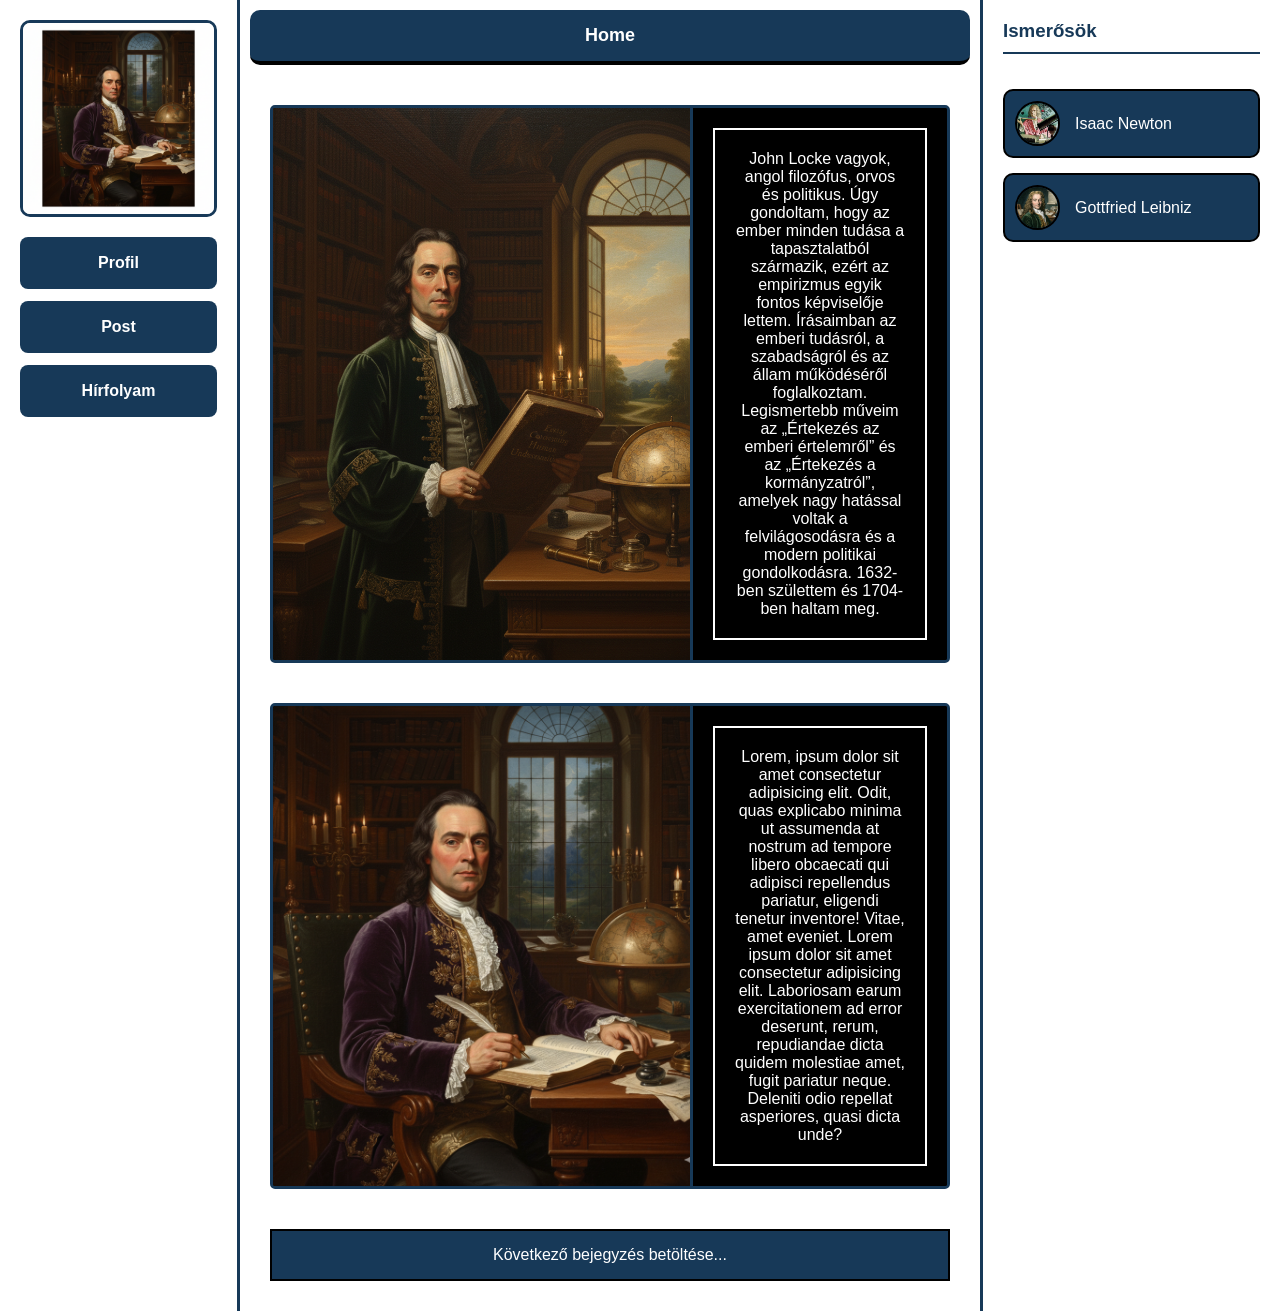
<file: index.html>
<!doctype html>
<html lang="hu">
  <head>
    <meta charset="UTF-8" />
    <meta name="viewport" content="width=device-width, initial-scale=1.0" />
    <meta name="keywords" content="Profil, Hivatás,Hirfolyam" />
    <title>Hirfolyam</title>
    <link rel="stylesheet" href="jegyzetek/nicohtml/nico.css" />
  </head>
  <body>
    <main class="fo-racs">
      <nav class="oldalsav-bal">
        <div class="sticky-nav-kontener">
          <a href="jegyzetek/Karihtml/KariProfilOldal.html" class="profil-link">
            <div class="profil-kep-helye">
              <img
                src="jegyzetek/kepek/nico/pfp.png"
                alt="Vlmi nem jo"
                class="sajat-pfp"
              />
            </div>
          </a>
          <div class="gomb-csoport">
            <a
              href="jegyzetek/Karihtml/KariProfilOldal.html"
              class="nav-gomb aktiv"
              >Profil</a
            >
            <a href="jegyzetek/petihtml/peti.html" class="nav-gomb">Post</a>
            <a href="index.html" class="nav-gomb">Hírfolyam</a>
          </div>
        </div>
      </nav>

      <section class="kozepso-tartalom">
        <header class="sticky-header">
          <a href="index.html" class="home-link">Home</a>
        </header>

        <div class="gorgetheto-tartalom">
          <article class="poszt-blokk">
            <div class="kep-tarolo">
              <img src="jegyzetek/kepek/nico/1 (1).png" alt="Vlmi nem jo" />
            </div>
            <div class="szoveg-tarolo">
              <div class="szoveg-keret">
                <p>
                  John Locke vagyok, angol filozófus, orvos és politikus. Úgy
                  gondoltam, hogy az ember minden tudása a tapasztalatból
                  származik, ezért az empirizmus egyik fontos képviselője
                  lettem. Írásaimban az emberi tudásról, a szabadságról és az
                  állam működéséről foglalkoztam. Legismertebb műveim az
                  „Értekezés az emberi értelemről” és az „Értekezés a
                  kormányzatról”, amelyek nagy hatással voltak a
                  felvilágosodásra és a modern politikai gondolkodásra. 1632-ben
                  születtem és 1704-ben haltam meg.
                </p>
              </div>
            </div>
          </article>

          <article class="poszt-blokk">
            <div class="kep-tarolo">
              <img src="jegyzetek/kepek/nico/1 (2).png" alt="Vlmi nem jo" />
            </div>
            <div class="szoveg-tarolo">
              <div class="szoveg-keret">
                <p>
                  Lorem, ipsum dolor sit amet consectetur adipisicing elit.
                  Odit, quas explicabo minima ut assumenda at nostrum ad tempore
                  libero obcaecati qui adipisci repellendus pariatur, eligendi
                  tenetur inventore! Vitae, amet eveniet. Lorem ipsum dolor sit
                  amet consectetur adipisicing elit. Laboriosam earum
                  exercitationem ad error deserunt, rerum, repudiandae dicta
                  quidem molestiae amet, fugit pariatur neque. Deleniti odio
                  repellat asperiores, quasi dicta unde?
                </p>
              </div>
            </div>
          </article>

          <div class="beolvasas-sav">Következő bejegyzés betöltése...</div>
        </div>
      </section>

      <aside class="oldalsav-jobb">
        <div class="ismeros-lista">
          <h3>Ismerősök</h3>

          <div class="ismeros-sor">
            <div class="pfp-kor">
              <img src="jegyzetek/kepek/kari/newton1.jpg" alt="Vlmi nem jo" />
            </div>
            <span>Isaac Newton</span>
          </div>

          <div class="ismeros-sor">
            <div class="pfp-kor">
              <img src="jegyzetek/kepek/peti/pfp.png" alt="Vlmi nem jo" />
            </div>
            <span>Gottfried Leibniz</span>
          </div>
        </div>
      </aside>
    </main>
  </body>
</html>
</file>
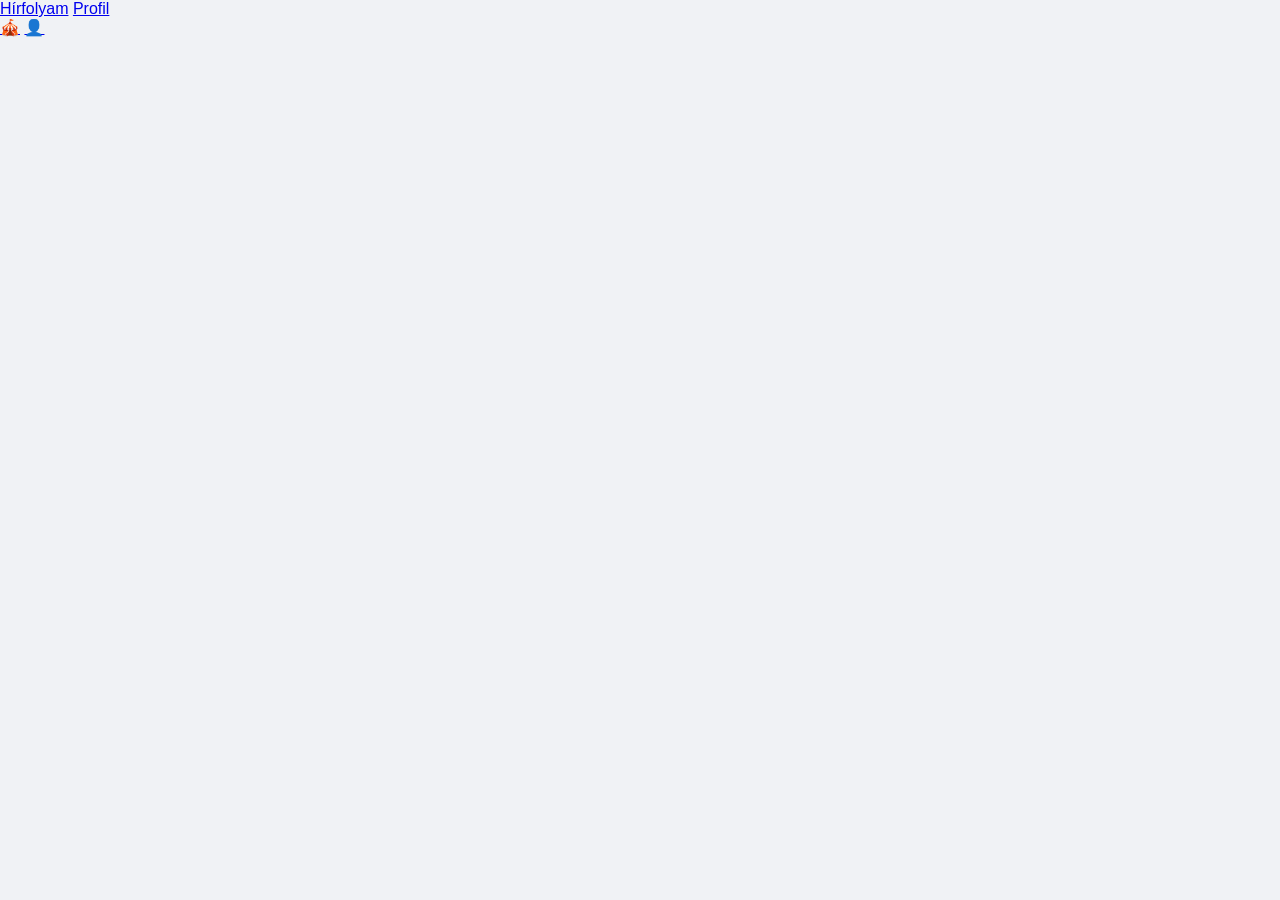
<file: jegyzetek/nicohtml/index.html>
<!DOCTYPE html>
<html lang="en">
<head>
    <meta charset="UTF-8">
    <meta name="viewport" content="width=device-width, initial-scale=1.0">
    <link rel="stylesheet" href="nico.css">
    <title>Document</title>
</head>
<body>
    <main>
        <nav>
            <a href="index.html">Hírfolyam</a>
            <a href="../Karihtml/KariProfilOldal.html">Profil</a>
        </nav>
        <nav>
            <a href="index.html">🎪</a>
            <a href="../Karihtml/KariProfilOldal.html">👤</a>
        </nav>
        <div>
        <article>

        </article>
        <article>

        </article>
        <aside> </aside>
        </div>
    </main>
</body>
</html>
</file>
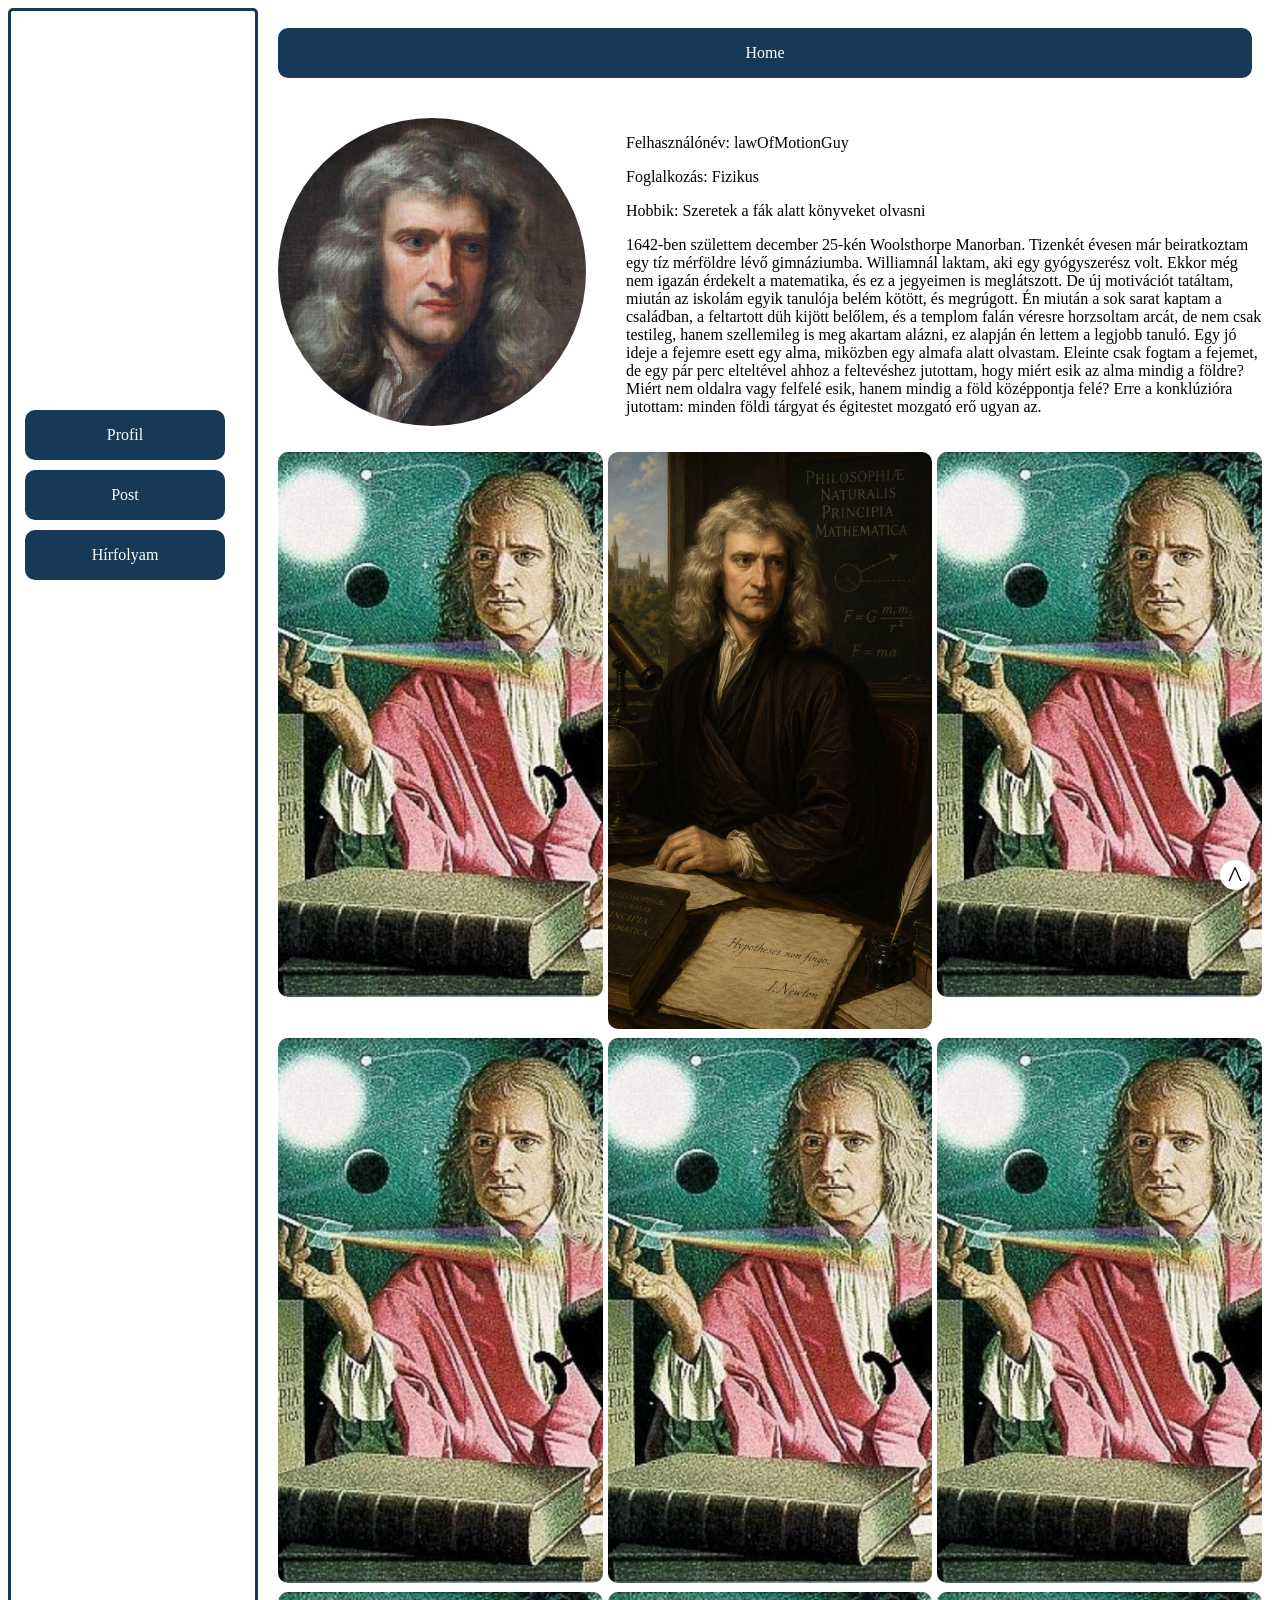
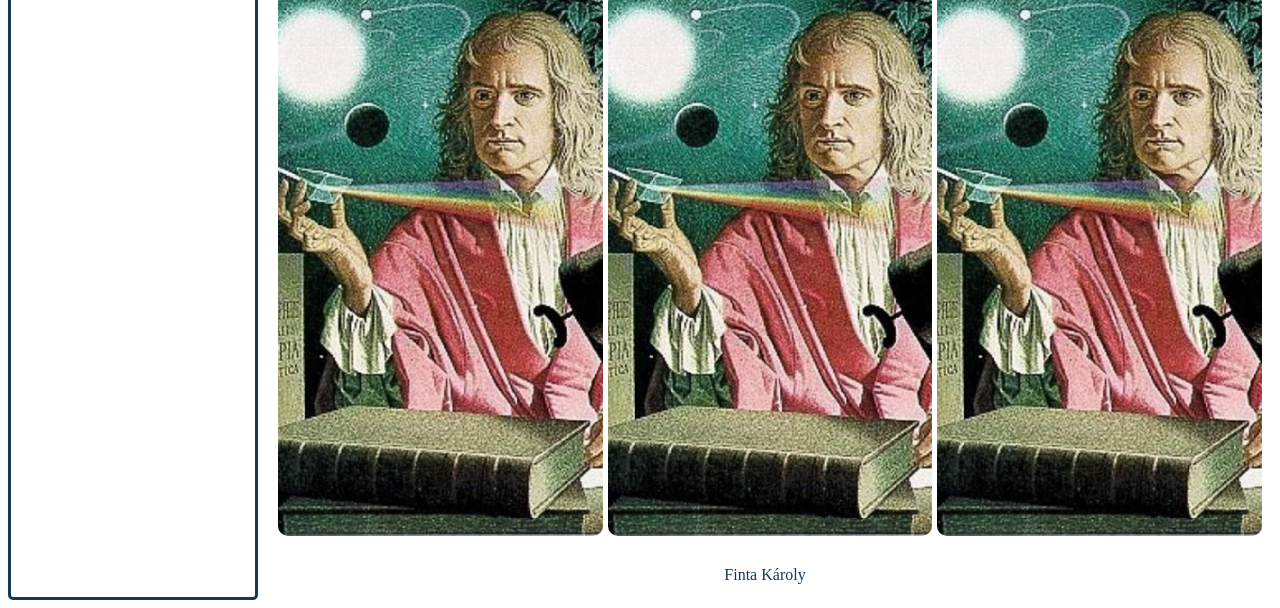
<file: jegyzetek/Karihtml/KariProfilOldal.html>
<!doctype html>
<html lang="hu">
  <head>
    <meta charset="UTF-8" />
    <meta name="viewport" content="width=device-width, initial-scale=1.0" />
    <meta name="description" content="Profil" />
    <meta name="keywords" content="Profil, Hivatás," />
    <link rel="stylesheet" href="../rendezes.css" />
    <link rel="stylesheet" href="./FormazasKari.css" />

    <title>ProfilOldal</title>
  </head>
  <body>
    <main>
      <nav>
        <div class="sticky">
          <a href="./KariProfilOldal.html" class="navigacio">Profil</a>
          <a href="../petihtml/peti.html" class="navigacio">Post</a>
          <a href="../../index.html" class="navigacio">Hírfolyam</a>
          <div id="backTotop">
            <a href="./KariProfilOldal.html" id="BTT_Id">^</a>
          </div>
        </div>
      </nav>

      <article>
        <header>
          <a href="../../index.html" id="home" class="navigacio">Home</a>
        </header>
        <div class="nevjegy">
          <div class="kep">
            <img id="profil" src="../kepek/kari/newton2.jpg" alt="Avatar" />
          </div>
          <div class="szoveg">
            <p>Felhasználónév: lawOfMotionGuy</p>
            <p>Foglalkozás: Fizikus</p>
            <p>Hobbik: Szeretek a fák alatt könyveket olvasni</p>
            <p>
              1642-ben születtem december 25-kén Woolsthorpe Manorban. Tizenkét
              évesen már beiratkoztam egy tíz mérföldre lévő gimnáziumba.
              Williamnál laktam, aki egy gyógyszerész volt. Ekkor még nem igazán
              érdekelt a matematika, és ez a jegyeimen is meglátszott. De új
              motivációt tatáltam, miután az iskolám egyik tanulója belém
              kötött, és megrúgott. Én miután a sok sarat kaptam a családban, a
              feltartott düh kijött belőlem, és a templom falán véresre
              horzsoltam arcát, de nem csak testileg, hanem szellemileg is meg
              akartam alázni, ez alapján én lettem a legjobb tanuló. Egy jó
              ideje a fejemre esett egy alma, miközben egy almafa alatt
              olvastam. Eleinte csak fogtam a fejemet, de egy pár perc
              elteltével ahhoz a feltevéshez jutottam, hogy miért esik az alma
              mindig a földre? Miért nem oldalra vagy felfelé esik, hanem mindig
              a föld középpontja felé? Erre a konklúzióra jutottam: minden földi
              tárgyat és égitestet mozgató erő ugyan az.
            </p>
          </div>
        </div>
        <div class="container">
          <div class="kartyak">
            <img src="../kepek/kari/newtonfenytores.png" alt="" />
          </div>
          <div class="kartyak">
            <img src="../kepek/kari/newtonszineskep.png" alt="" />
          </div>
          <div class="kartyak">
            <img src="../kepek/kari/newtonfenytores.png" alt="" />
          </div>
          <div class="kartyak">
            <img src="../kepek/kari/newtonfenytores.png" alt="" />
          </div>
          <div class="kartyak">
            <img src="../kepek/kari/newtonfenytores.png" alt="" />
          </div>
          <div class="kartyak">
            <img src="../kepek/kari/newtonfenytores.png" alt="" />
          </div>
          <div class="kartyak">
            <img src="../kepek/kari/newtonfenytores.png" alt="" />
          </div>
          <div class="kartyak">
            <img src="../kepek/kari/newtonfenytores.png" alt="" />
          </div>
          <div class="kartyak">
            <img src="../kepek/kari/newtonfenytores.png" alt="" />
          </div>
        </div>
        <footer><p>Finta Károly</p></footer>
      </article>
    </main>
  </body>
</html>
</file>
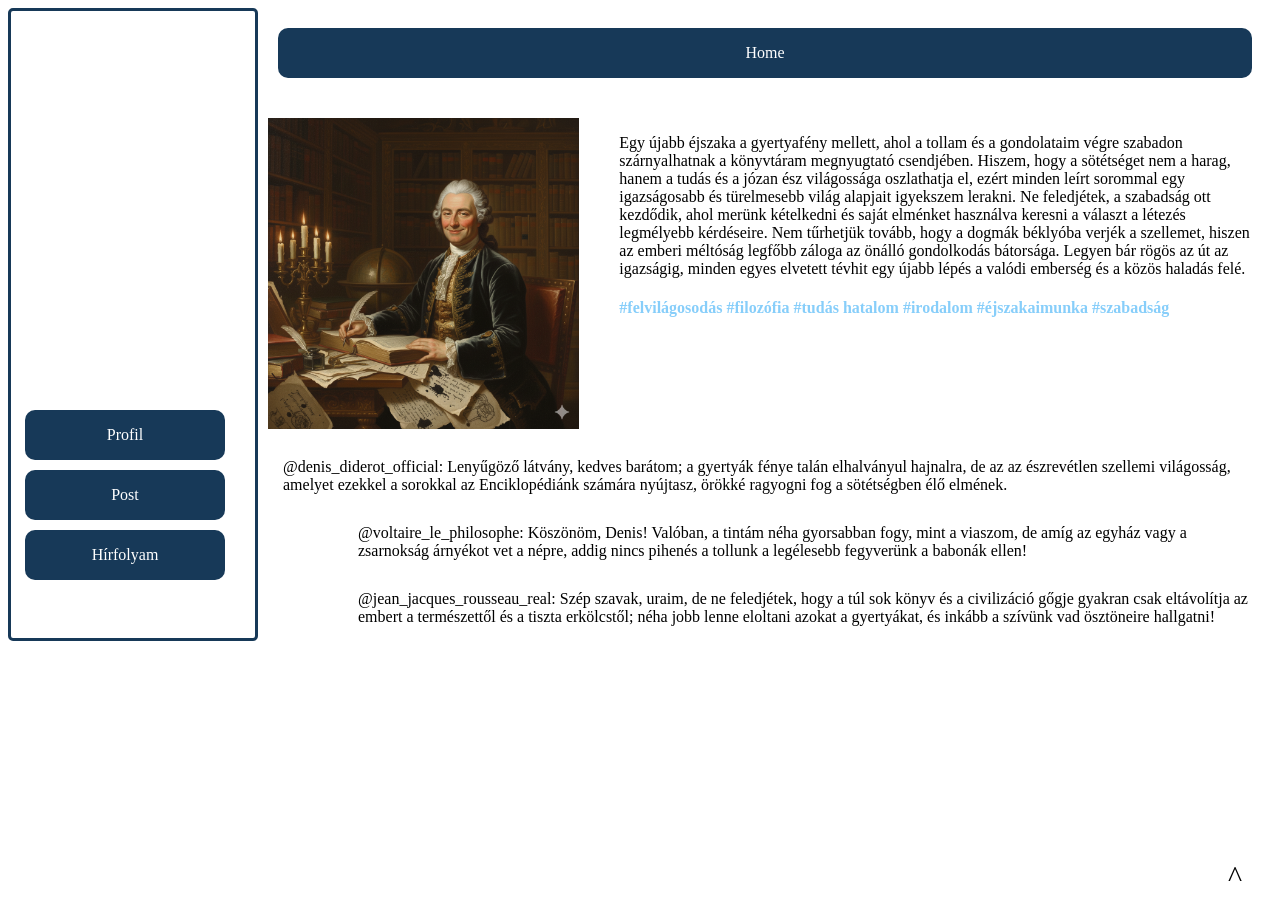
<file: jegyzetek/petihtml/peti.html>
<!doctype html>
<html lang="hu">
  <head>
    <meta charset="UTF-8" />
    <meta name="viewport" content="width=device-width, initial-scale=1.0" />
    <meta name="description" content="Profil" />
    <meta name="keywords" content="Profil, Hivatás," />
    <link rel="stylesheet" href="../rendezes.css" />
    <link rel="stylesheet" href="./peti.css" />

    <title>ProfilOldal</title>
  </head>
  <body>
    <main>
      <nav>
        <div class="sticky">
          <a href="../Karihtml/KariProfilOldal.html" class="navigacio"
            >Profil</a
          >
          <a href="peti.html" class="navigacio">Post</a>
          <a href="../../index.html" class="navigacio">Hírfolyam</a>
          <div id="backTotop">
            <a href="peti.html" id="BTT_Id">^</a>
          </div>
        </div>
      </nav>
      <article>
        <header>
          <a href="../../index.html" id="home" class="navigacio">Home</a>
        </header>
        <div class="nevjegy">
          <div class="kep">
            <img id="profil" src="../kepek/peti/post1.png" alt="Avatar" />
          </div>
          <div class="szoveg">
            <p>
              Egy újabb éjszaka a gyertyafény mellett, ahol a tollam és a
              gondolataim végre szabadon szárnyalhatnak a könyvtáram megnyugtató
              csendjében. Hiszem, hogy a sötétséget nem a harag, hanem a tudás
              és a józan ész világossága oszlathatja el, ezért minden leírt
              sorommal egy igazságosabb és türelmesebb világ alapjait igyekszem
              lerakni. Ne feledjétek, a szabadság ott kezdődik, ahol merünk
              kételkedni és saját elménket használva keresni a választ a létezés
              legmélyebb kérdéseire. Nem tűrhetjük tovább, hogy a dogmák
              béklyóba verjék a szellemet, hiszen az emberi méltóság legfőbb
              záloga az önálló gondolkodás bátorsága. Legyen bár rögös az út az
              igazságig, minden egyes elvetett tévhit egy újabb lépés a valódi
              emberség és a közös haladás felé.
            </p>

            <h4>
              #felvilágosodás #filozófia #tudás hatalom #irodalom #éjszakaimunka
              #szabadság
            </h4>
          </div>
        </div>
        <div class="container">
          <div class="container">
            <div class="uzenet1">
              @denis_diderot_official: Lenyűgöző látvány, kedves barátom; a
              gyertyák fénye talán elhalványul hajnalra, de az az észrevétlen
              szellemi világosság, amelyet ezekkel a sorokkal az Enciklopédiánk
              számára nyújtasz, örökké ragyogni fog a sötétségben élő elmének.
            </div>
            <div class="valasz1">
              @voltaire_le_philosophe: Köszönöm, Denis! Valóban, a tintám néha
              gyorsabban fogy, mint a viaszom, de amíg az egyház vagy a
              zsarnokság árnyékot vet a népre, addig nincs pihenés a tollunk a
              legélesebb fegyverünk a babonák ellen!
            </div>
            <div class="valasz1">
              @jean_jacques_rousseau_real: Szép szavak, uraim, de ne feledjétek,
              hogy a túl sok könyv és a civilizáció gőgje gyakran csak
              eltávolítja az embert a természettől és a tiszta erkölcstől; néha
              jobb lenne eloltani azokat a gyertyákat, és inkább a szívünk vad
              ösztöneire hallgatni!
            </div>
          </div>
        </div>
      </article>
    </main>
  </body>
</html>
</file>
<file: jegyzetek/nicohtml/nico.css>
* {
    box-sizing: border-box;
    margin: 0;
    padding: 0;
}

body {
    font-family: 'Segoe UI', Tahoma, Geneva, Verdana, sans-serif;
    background-color: #f0f2f5;
    overflow-x: hidden;
}

img {
    max-width: 100%;
    display: block;
}

.fo-racs {
    display: grid;
    grid-template-columns: 240px 1fr 300px;
    min-height: 100vh;
}

.oldalsav-bal {
    background-color: white;
    border-right: 3px solid #173958;
    padding: 20px;
}

.sticky-nav-kontener {
    position: sticky;
    top: 20px;
    display: grid;
    grid-template-columns: 1fr;
    gap: 20px;
}

.profil-link {
    display: grid;
    text-decoration: none;
}

.profil-kep-helye {
    width: 100%;
    aspect-ratio: 1/1;
    background-color: #eee;
    border: 3px solid #173958;
    border-radius: 10px;
    overflow: hidden;
    display: grid;
    place-items: center;
    transition: 0.2s ease;
}

.profil-kep-helye:hover {
    transform: scale(1.02);
    border-color: #000;
}

.sajat-pfp {
    width: 100%;
    height: 100%;
    object-fit: cover;
}

.gomb-csoport {
    display: grid;
    grid-template-columns: 1fr;
    gap: 12px;
}

.nav-gomb {
    display: grid;
    place-items: center;
    background-color: #173958;
    color: white;
    text-decoration: none;
    padding: 15px;
    border-radius: 8px;
    font-weight: bold;
    border: 2px solid transparent;
    transition: 0.3s;
    text-align: center;
}

.nav-gomb:hover {
    background-color: #235482;
    border-color: #000;
}

.kozepso-tartalom {
    display: grid;
    grid-template-rows: auto 1fr;
    min-height: 100vh;
    background-color: white;
    min-width: 0;
}

.sticky-header {
    position: sticky;
    top: 0;
    z-index: 100;
    background-color: #173958;
    display: grid;
    place-items: center;
    border-bottom: 4px solid #000;
    margin: 10px;
    border-radius: 10px;
}

.home-link {
    color: white;
    text-decoration: none;
    font-weight: bold;
    font-size: 18px;
    width: 100%;
    padding: 15px;
    text-align: center;
}

.home-link:hover {
    background-color: #235482;
}

.gorgetheto-tartalom {
    padding: 30px;
    overflow-y: auto;
    display: grid;
    grid-template-columns: 1fr;
    gap: 40px;
    align-content: start;
}

.poszt-blokk {
    display: grid;
    grid-template-columns: minmax(220px, 420px) 1fr;
    border: 3px solid #173958;
    border-radius: 5px;
    overflow: hidden;
    background-color: #000;
    min-height: 450px;
}

.kep-tarolo {
    background-color: #fff;
    border-right: 3px solid #173958;
    overflow: hidden;
    min-height: 0;
}

.kep-tarolo img {
    width: 100%;
    height: 100%;
    object-fit: cover;
    object-position: center;
}

.szoveg-tarolo {
    background-color: #000;
    padding: 20px;
    display: grid;
    place-items: center;
    overflow-y: auto;
    min-width: 0;
}

.szoveg-keret {
    border: 2px solid white;
    padding: 20px;
    color: white;
    width: 100%;
    text-align: center;
    word-break: break-word;
}

.beolvasas-sav {
    background-color: #173958;
    color: white;
    display: grid;
    place-items: center;
    padding: 15px;
    border: 2px solid #000;
}

.oldalsav-jobb {
    background-color: white;
    border-left: 3px solid #173958;
    padding: 20px;
    display: grid;
    grid-template-rows: auto 1fr;
    gap: 20px;
    min-width: 0;
}

.ismeros-lista {
    display: grid;
    grid-template-columns: 1fr;
    gap: 15px;
    align-content: start;
}

.ismeros-lista h3 {
    margin-bottom: 20px;
    color: #173958;
    border-bottom: 2px solid #173958;
    padding-bottom: 10px;
    word-break: break-word;
}

.ismeros-sor {
    display: grid;
    grid-template-columns: 45px 1fr;
    align-items: center;
    gap: 15px;
    background-color: #173958;
    padding: 10px;
    border-radius: 10px;
    color: white;
    border: 2px solid #000;
    min-width: 0;
}

.pfp-kor {
    width: 45px;
    height: 45px;
    border-radius: 50%;
    background-color: #fff;
    border: 2px solid #000;
    overflow: hidden;
    display: grid;
    place-items: center;
}

.pfp-kor img {
    width: 100%;
    height: 100%;
    object-fit: cover;
}

@media screen and (max-width: 1200px) {

    .fo-racs {
        grid-template-columns: 240px 1fr;
        min-height: 100vh;
    }

    .oldalsav-bal {
        grid-column: 1;
        grid-row: 1;
    }

    .kozepso-tartalom {
        grid-column: 2;
        grid-row: 1 / span 2;
    }

    .oldalsav-jobb {
        grid-column: 1;
        grid-row: 2;

        border-left: none;
        border-top: 3px solid #173958;

        padding: 20px;
        background-color: white;
    }

    .poszt-blokk {
        grid-template-columns: 1fr;
        min-height: auto;
    }

    .kep-tarolo {
        border-right: none;
        border-bottom: 3px solid #173958;
        aspect-ratio: 16 / 9;
        height: auto;
    }
}

@media screen and (max-width: 768px) {

    .fo-racs {
        grid-template-columns: 1fr;
        grid-template-rows: auto auto auto;
    }

    .oldalsav-bal {
        grid-column: 1;
        grid-row: 1;

        border-right: none;
        border-bottom: 3px solid #173958;
    }

    .kozepso-tartalom {
        grid-column: 1;
        grid-row: 2;

        min-height: auto;
    }

    .oldalsav-jobb {
        grid-column: 1;
        grid-row: 3;

        border-right: none;
        border-top: 3px solid #173958;
        max-height: none;
    }

    .gorgetheto-tartalom {
        padding: 15px;
        overflow-y: auto;
        overflow-x: hidden;
    }

    .poszt-blokk {
        grid-template-columns: 1fr;
    }

    .kep-tarolo {
        aspect-ratio: 16 / 9;
        height: auto;
    }

    .profil-kep-helye {
        width: 120px;
        margin: auto;
    }

    .sticky-nav-kontener {
        justify-items: center;
    }

    .gomb-csoport {
        width: 100%;
    }

    .nav-gomb {
        padding: 12px;
        font-size: 14px;
    }
}
</file>
<file: jegyzetek/rendezes.css>
body {
   font-family: Cursive;
  
}

main {
    display: grid;
    grid-template-columns: 1fr 6fr;
    
}

nav {
    border: solid #173958;
    border-radius: 5px;
}

article {

    border-radius: 10px;
    display: grid;
}

header {
    padding: 10px;
}

/* position */

/* position:static | fixed | sticky | relative | absoulute */

nav{

    padding: 20px;
    min-width: 250px;
    background-color: white;
}

.sticky {
    position:fixed;
    top: 400px;
    left: 15px;
    padding: 10px;
}

#backTotop {
    display: grid;
    grid-template-columns: 1fr;
    font-size: 30px;
    
    position: fixed;
    bottom: 10px;
    right: 30px;
    border-radius: 50%;
    background-color: white;
    height: 30px;
    width: 30px;
    text-align: center;
    
}

#BTT_Id {
    color:rgb(0, 0, 0);
    text-decoration: none;
   
}

.navigacio{
    position: relative;
    width: 200px;
    height: 50px;
    background: #173958;
    border-radius: 10px;
    display: flex;
    justify-content: center;
    align-items: center;
    overflow: hidden;
    color: #fff;
    text-decoration: none;
    padding: 0 23px;
    margin-bottom: 10px;
}

 .navigacio::before{
    content: "";
    position: absolute;
    inset: 0;
    background: linear-gradient(45deg, #4871bd, #97bbe9);
    opacity: 0;
    transition: .5s;
    z-index: 0;


}

 .navigacio:hover::before {
    opacity: 1;
}

nav * {
    position: relative;
    z-index: 1;
    
}

nav  {
    display: inline-block;
    font-size: 1em;
    font-weight: 500;
}

#home {
    padding: 10px;
    width: auto;
}
</file>
<file: jegyzetek/Karihtml/FormazasKari.css>
* {
    box-sizing: border-box;
}


.kartyak img{
    border-radius: 10px;
}

.container {
    display: grid;
    grid-template-columns: 1fr 1fr 1fr;
    gap: 5px;
    padding: 10px;
    margin-left: 10px;
}

.nevjegy {
    display: grid;
    grid-template-columns: 3fr 6fr;
    gap: 20px;
    margin-left: 10px;
}

.kep {
    padding: 10px;
}
footer {
    text-align: center;
    color: #173958;
}

#profil {

    border-radius: 50%;
}

.szoveg {
    
    padding: 10px;
}

img {
    width: 100%;
    
}



header {
    padding: 20px;
}



@media screen and (max-width:800px) {
    body {}
    header {grid-area: h}
    article {grid-area: ar;}
    #SzovegesTartalom{grid-area: Sz;}
    #kepTartalom{grid-area: Kep;}
    footer {grid-area: f;}
    main {
        grid-template-columns: 1fr;
        grid-template-areas:
        "n"
        "ar"
        "f" ;
    }
    .nevjegy {
        display: grid;
        grid-template-columns: 1fr;
        grid-area: nev;
    }

    .nevjegy img {
        width: 50%;
    }
    .container {
        display: grid;
        grid-template-columns: 1fr 1fr;
        grid-area: con;

    }
        article {
        grid-template-areas:
        "h"
        "nev"
        "con"
    }
    .sticky {
        position:relative;
        top: 0;
        left: 0;
        padding: 0;
    }
    .navigacio{
        width: auto;
}
}

@media screen and (max-width:400px) {
    body {}
    header {grid-area: h}
    article {grid-area: ar;}
    #SzovegesTartalom{grid-area: Sz;}
    #kepTartalom{grid-area: Kep;}
    footer {grid-area: f;}
    main {
        grid-template-columns: 1fr;
         grid-template-areas:
        "n"
        "ar"
        "f" ;
    }
     article {
        grid-template-areas:
        "h"
        "nev"
        "con"
     }
    .nevjegy {
        display: grid;
        grid-template-columns: 1fr;
    }
    .nevjegy img {
        width: 50%;
    }
    .container {
        display: grid;
        grid-template-columns: 1fr;
    }

}
</file>
<file: jegyzetek/petihtml/peti.css>
* {
    box-sizing: border-box;
}


.kartyak img{
    border-radius: 10px;
}

.container {
    display: grid;
    grid-template-columns: 1fr; 
    
}
header {
    padding: 20px;
}
.uzenet1{
    
    padding: 15px;
    padding-left: 25px;

}
.valasz1{
    
    padding: 15px;
    padding-left: 100px;
    
}

.nevjegy {
    display: grid;
    grid-template-columns: 3fr 6fr;
    gap: 20px;

}

.kep {
    
    padding: 10px;
    
    
}

#profil {
 max-width: 100%;
 max-height: 100%;
}

.szoveg {
    
    padding: 10px;
}
h4 {
    
    color: lightskyblue;
}
img {
    width: 100%;
    
}

li {
    padding: 10px;
    
}
.uzenet{
    text-align: center;
}


header {
    padding: 20px;
}
@media screen and (max-width:800px) {
    body {}
    header {grid-area: h}
    article {grid-area: ar;}
    footer {grid-area: f;}
    main {
        grid-template-columns: 1fr;
        grid-template-areas:
        "h"
        "n"
        "ar"
        "f" ;
    }
    .nevjegy {
        display: grid;
        grid-template-columns: 1fr;
        grid-area: nev;
    }

    .nevjegy img {
        width: 50%;
    }
    .container {
        display: grid;
        grid-template-columns: 1fr 1fr;
        grid-area: con;

    }
        article {
        grid-template-areas:
        "h"
        "nev"
        "con"
    }
    .sticky {
        position:relative;
        top: 0;
        left: 0;
        padding: 0;
    }
    .navigacio{
        width: auto;
}
}

@media screen and (max-width:400px) {
    body {}
    header {grid-area: h}
    article {grid-area: ar;}
    footer {grid-area: f;}
    main {
        grid-template-columns: 1fr;
         grid-template-areas:
        "n"
        "ar"
        "f" ;
    }
     article {
        grid-template-areas:
        "h"
        "nev"
        "con"
     }
    .nevjegy {
        display: grid;
        grid-template-columns: 1fr;
    }
    .nevjegy img {
        width: 100%;
        
    }
    .container {
        display: grid;
        grid-template-columns: 1fr;
    }

}
</file>
